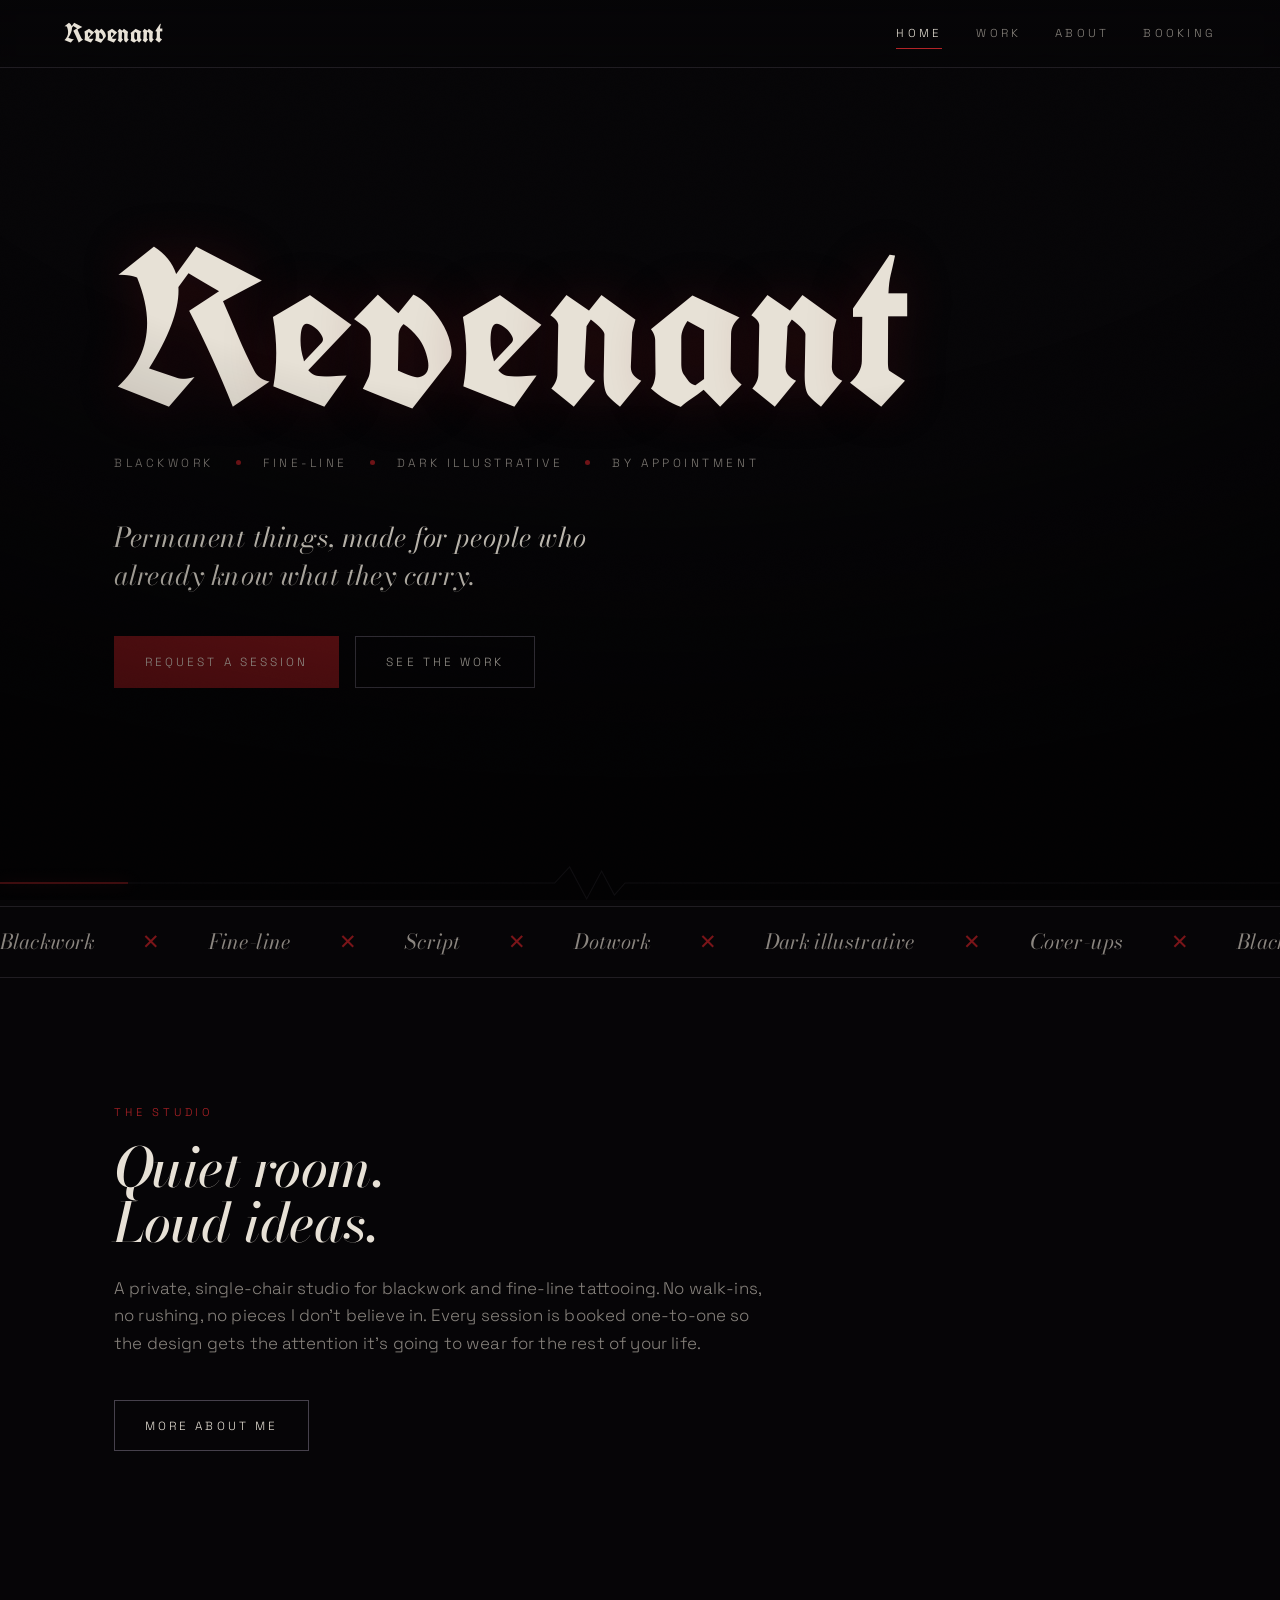
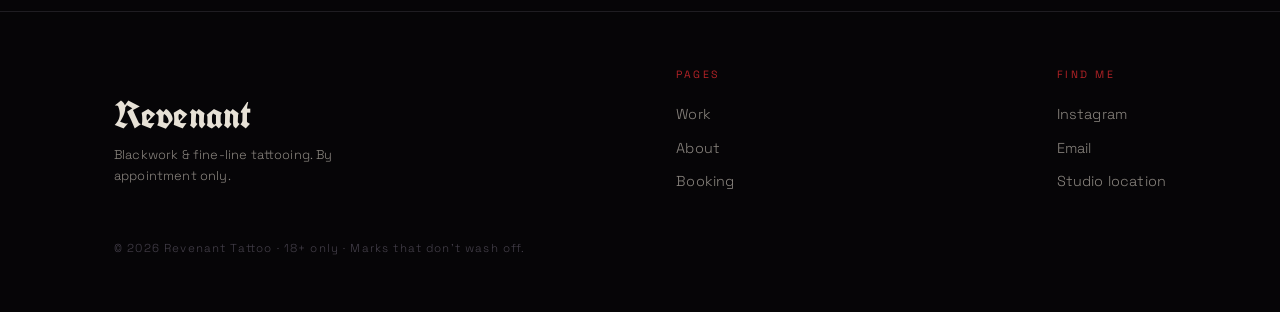
<file: index.html>
<!DOCTYPE html>
<html lang="en">
<head>
<meta charset="UTF-8">
<meta name="viewport" content="width=device-width, initial-scale=1.0">
<title>REVENANT — Tattoo</title>
<meta name="description" content="Blackwork, fine-line and dark illustrative tattooing. By appointment only.">
<link rel="preconnect" href="https://fonts.googleapis.com">
<link rel="preconnect" href="https://fonts.gstatic.com" crossorigin>
<link href="https://fonts.googleapis.com/css2?family=Bodoni+Moda:ital,opsz,wght@0,6..96,400;0,6..96,500;0,6..96,600;1,6..96,400;1,6..96,500&family=Space+Grotesk:wght@300;400;500;700&family=UnifrakturCook:wght@700&display=swap" rel="stylesheet">
<link rel="stylesheet" href="styles.css">
</head>
<body>

<!-- NAV -->
<nav class="nav">
  <a class="nav__mark" href="index.html">Revenant</a>
  <button class="nav__toggle" aria-label="Menu">
    <svg viewBox="0 0 24 24" fill="none" stroke="currentColor" stroke-width="1.4"><path d="M3 6h18M3 12h18M3 18h18"/></svg>
  </button>
  <div class="nav__links">
    <a class="nav__link" href="index.html">Home</a>
    <a class="nav__link" href="work.html">Work</a>
    <a class="nav__link" href="about.html">About</a>
    <a class="nav__link" href="booking.html">Booking</a>
  </div>
</nav>

<!-- HERO -->
<header class="hero wrap">
  <h1 class="hero__word">
    <span class="reveal">R</span><span class="reveal">e</span><span class="reveal">v</span><span class="reveal">e</span><span class="reveal">n</span><span class="reveal">a</span><span class="reveal">n</span><span class="reveal">t</span>
  </h1>
  <div class="hero__sub">
    <span>Blackwork</span><span class="dot"></span>
    <span>Fine-line</span><span class="dot"></span>
    <span>Dark illustrative</span><span class="dot"></span>
    <span>By appointment</span>
  </div>
  <p class="hero__manifesto">Permanent things, made for people who already know what they carry.</p>
  <div class="hero__cta">
    <a class="btn btn--solid" href="booking.html">Request a session</a>
    <a class="btn" href="work.html">See the work</a>
  </div>
</header>

<!-- FLATLINE -->
<div class="flatline" aria-hidden="true">
  <svg viewBox="0 0 1200 46" preserveAspectRatio="none">
    <path class="base" d="M0 23 H520 l14 -16 l16 32 l14 -28 l12 24 l10 -12 H1200"/>
    <path class="pulse" d="M0 23 H520 l14 -16 l16 32 l14 -28 l12 24 l10 -12 H1200"/>
  </svg>
</div>

<!-- STYLE MARQUEE -->
<div class="marquee" aria-hidden="true">
  <div class="marquee__track">
    <span>Blackwork</span><span class="x">✕</span><span>Fine-line</span><span class="x">✕</span><span>Script</span><span class="x">✕</span><span>Dotwork</span><span class="x">✕</span><span>Dark illustrative</span><span class="x">✕</span><span>Cover-ups</span><span class="x">✕</span>
    <span>Blackwork</span><span class="x">✕</span><span>Fine-line</span><span class="x">✕</span><span>Script</span><span class="x">✕</span><span>Dotwork</span><span class="x">✕</span><span>Dark illustrative</span><span class="x">✕</span><span>Cover-ups</span><span class="x">✕</span>
  </div>
</div>

<!-- INTRO STRIP -->
<section class="section wrap">
  <div class="r">
    <span class="eyebrow">The studio</span>
    <h2 class="section-title">Quiet room.<br>Loud ideas.</h2>
    <p class="lead">A private, single-chair studio for blackwork and fine-line tattooing. No walk-ins, no rushing, no pieces I don't believe in. Every session is booked one-to-one so the design gets the attention it's going to wear for the rest of your life.</p>
    <div class="hero__cta">
      <a class="btn" href="about.html">More about me</a>
    </div>
  </div>
</section>

<!-- FOOTER -->
<footer class="footer">
  <div class="wrap footer__grid">
    <div>
      <div class="footer__mark">Revenant</div>
      <p class="footer__tag">Blackwork &amp; fine-line tattooing. By appointment only.</p>
    </div>
    <div class="footer__col">
      <h4>Pages</h4>
      <a href="work.html">Work</a>
      <a href="about.html">About</a>
      <a href="booking.html">Booking</a>
    </div>
    <div class="footer__col">
      <h4>Find me</h4>
      <a href="#">Instagram</a>
      <a href="#">Email</a>
      <a href="#">Studio location</a>
    </div>
  </div>
  <div class="wrap footer__legal">© <span id="yr"></span> Revenant Tattoo · 18+ only · Marks that don't wash off.</div>
</footer>

<script>document.getElementById('yr').textContent = new Date().getFullYear();</script>
<script src="main.js"></script>
</body>
</html>
</file>
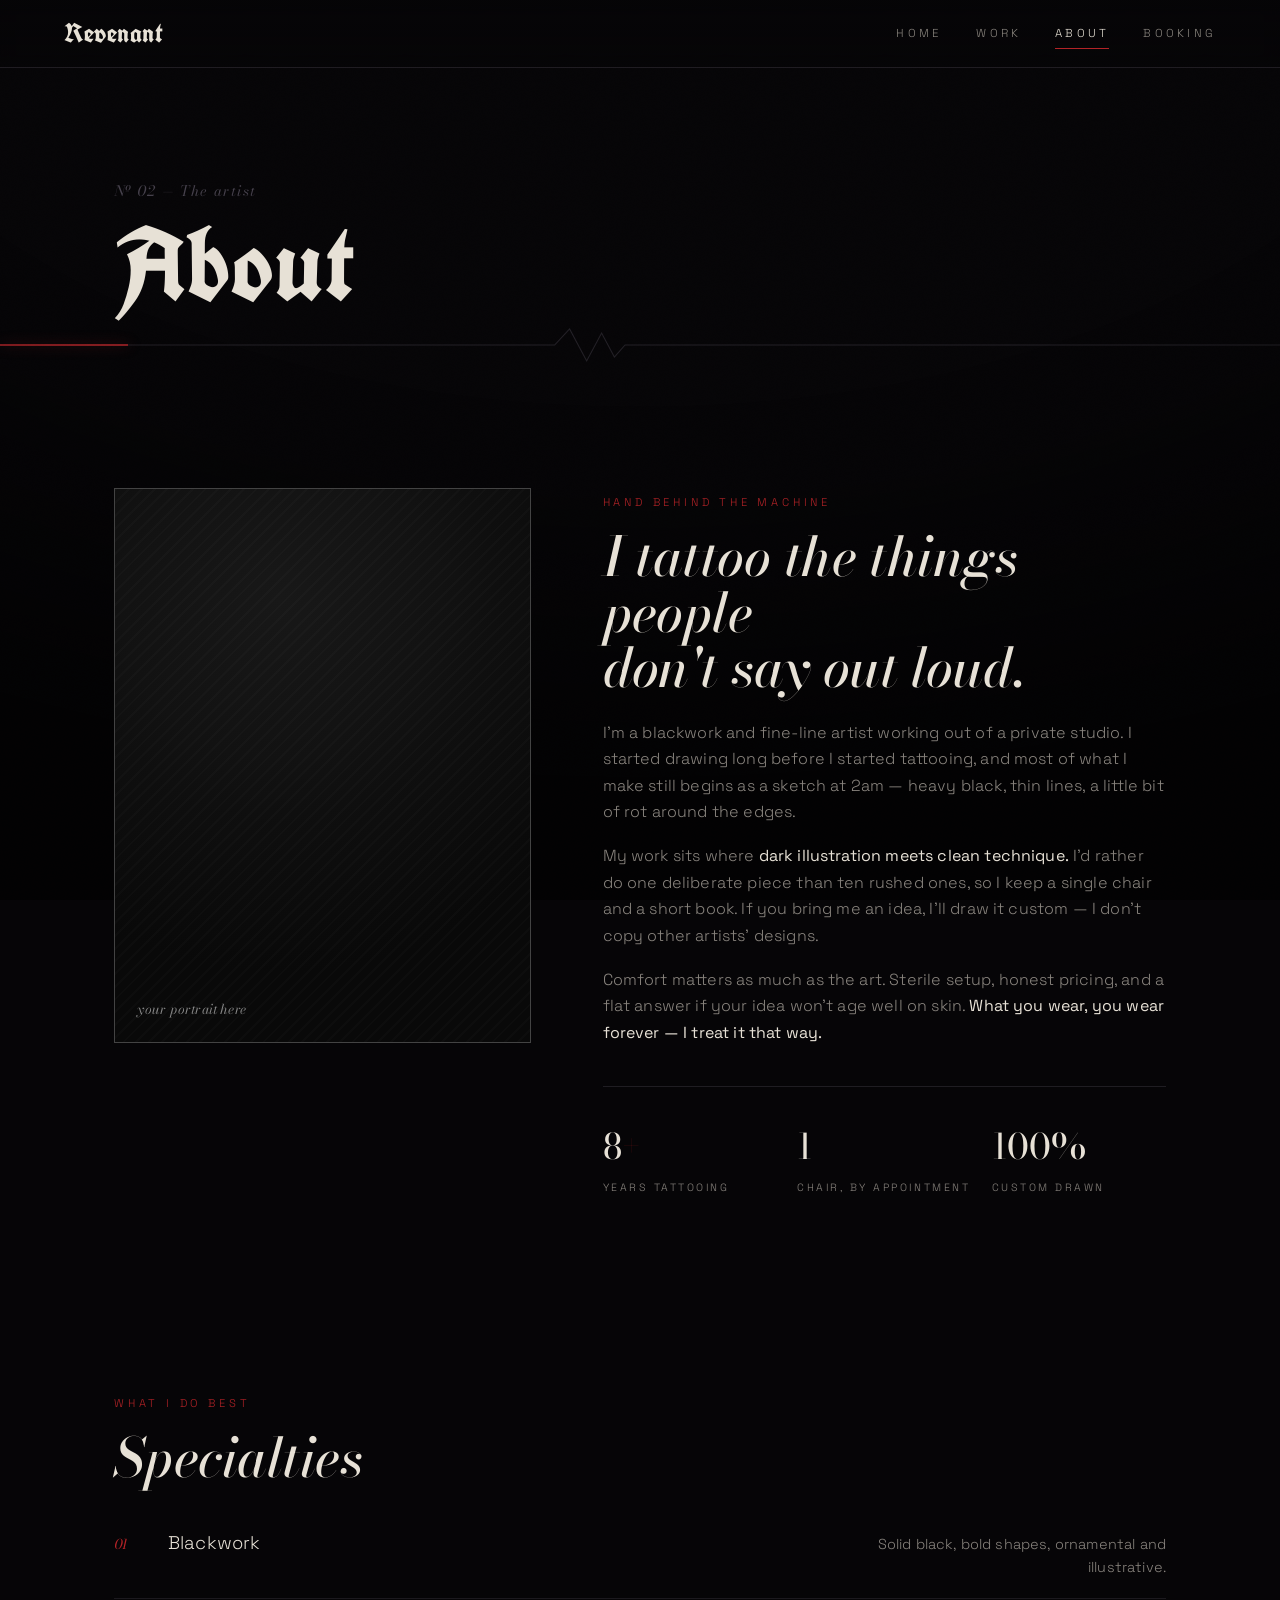
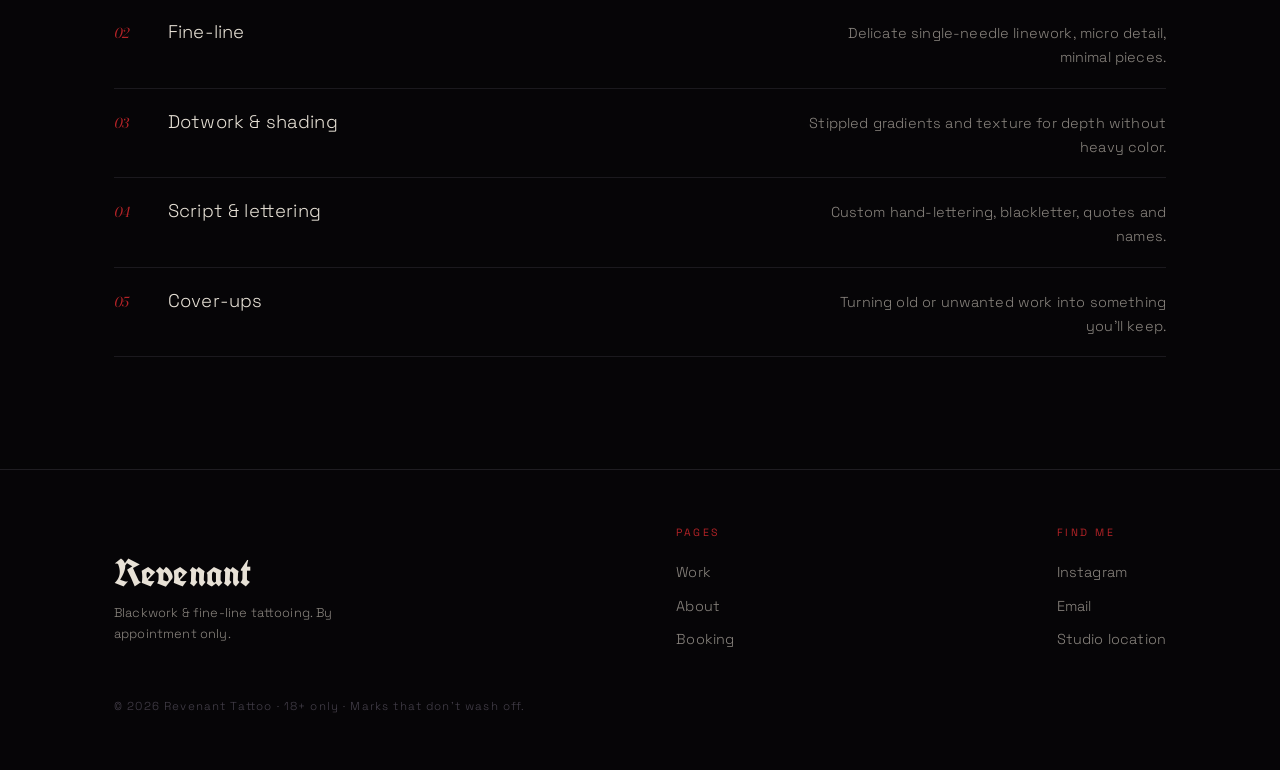
<file: about.html>
<!DOCTYPE html>
<html lang="en">
<head>
<meta charset="UTF-8">
<meta name="viewport" content="width=device-width, initial-scale=1.0">
<title>About — REVENANT</title>
<meta name="description" content="About the artist behind Revenant — blackwork and fine-line tattooing.">
<link rel="preconnect" href="https://fonts.googleapis.com">
<link rel="preconnect" href="https://fonts.gstatic.com" crossorigin>
<link href="https://fonts.googleapis.com/css2?family=Bodoni+Moda:ital,opsz,wght@0,6..96,400;0,6..96,500;0,6..96,600;1,6..96,400;1,6..96,500&family=Space+Grotesk:wght@300;400;500;700&family=UnifrakturCook:wght@700&display=swap" rel="stylesheet">
<link rel="stylesheet" href="styles.css">
</head>
<body>

<nav class="nav">
  <a class="nav__mark" href="index.html">Revenant</a>
  <button class="nav__toggle" aria-label="Menu">
    <svg viewBox="0 0 24 24" fill="none" stroke="currentColor" stroke-width="1.4"><path d="M3 6h18M3 12h18M3 18h18"/></svg>
  </button>
  <div class="nav__links">
    <a class="nav__link" href="index.html">Home</a>
    <a class="nav__link" href="work.html">Work</a>
    <a class="nav__link" href="about.html">About</a>
    <a class="nav__link" href="booking.html">Booking</a>
  </div>
</nav>

<header class="pagehead wrap">
  <span class="pagehead__index">№ 02 — The artist</span>
  <h1 class="pagehead__title">About</h1>
</header>

<div class="flatline" aria-hidden="true">
  <svg viewBox="0 0 1200 46" preserveAspectRatio="none">
    <path class="base" d="M0 23 H520 l14 -16 l16 32 l14 -28 l12 24 l10 -12 H1200"/>
    <path class="pulse" d="M0 23 H520 l14 -16 l16 32 l14 -28 l12 24 l10 -12 H1200"/>
  </svg>
</div>

<section class="section wrap">
  <div class="about-grid">
    <div class="portrait r"><span>your portrait here</span></div>
    <div class="bio r">
      <span class="eyebrow">Hand behind the machine</span>
      <h2 class="section-title">I tattoo the things people<br>don't say out loud.</h2>
      <p>I'm a blackwork and fine-line artist working out of a private studio. I started drawing long before I started tattooing, and most of what I make still begins as a sketch at 2am — heavy black, thin lines, a little bit of rot around the edges.</p>
      <p>My work sits where <strong>dark illustration meets clean technique.</strong> I'd rather do one deliberate piece than ten rushed ones, so I keep a single chair and a short book. If you bring me an idea, I'll draw it custom — I don't copy other artists' designs.</p>
      <p>Comfort matters as much as the art. Sterile setup, honest pricing, and a flat answer if your idea won't age well on skin. <strong>What you wear, you wear forever — I treat it that way.</strong></p>
      <div class="stats">
        <div><div class="stat__n">8<span style="color:var(--oxblood)">+</span></div><div class="stat__l">Years tattooing</div></div>
        <div><div class="stat__n">1</div><div class="stat__l">Chair, by appointment</div></div>
        <div><div class="stat__n">100%</div><div class="stat__l">Custom drawn</div></div>
      </div>
    </div>
  </div>
</section>

<section class="section section--tight wrap">
  <span class="eyebrow r">What I do best</span>
  <h2 class="section-title r">Specialties</h2>
  <ul class="specialties r">
    <li><span class="n">01</span><span class="t">Blackwork</span><span class="d">Solid black, bold shapes, ornamental and illustrative.</span></li>
    <li><span class="n">02</span><span class="t">Fine-line</span><span class="d">Delicate single-needle linework, micro detail, minimal pieces.</span></li>
    <li><span class="n">03</span><span class="t">Dotwork &amp; shading</span><span class="d">Stippled gradients and texture for depth without heavy color.</span></li>
    <li><span class="n">04</span><span class="t">Script &amp; lettering</span><span class="d">Custom hand-lettering, blackletter, quotes and names.</span></li>
    <li><span class="n">05</span><span class="t">Cover-ups</span><span class="d">Turning old or unwanted work into something you'll keep.</span></li>
  </ul>
</section>

<footer class="footer">
  <div class="wrap footer__grid">
    <div>
      <div class="footer__mark">Revenant</div>
      <p class="footer__tag">Blackwork &amp; fine-line tattooing. By appointment only.</p>
    </div>
    <div class="footer__col">
      <h4>Pages</h4>
      <a href="work.html">Work</a>
      <a href="about.html">About</a>
      <a href="booking.html">Booking</a>
    </div>
    <div class="footer__col">
      <h4>Find me</h4>
      <a href="#">Instagram</a>
      <a href="#">Email</a>
      <a href="#">Studio location</a>
    </div>
  </div>
  <div class="wrap footer__legal">© <span id="yr"></span> Revenant Tattoo · 18+ only · Marks that don't wash off.</div>
</footer>

<script>document.getElementById('yr').textContent = new Date().getFullYear();</script>
<script src="main.js"></script>
</body>
</html>
</file>
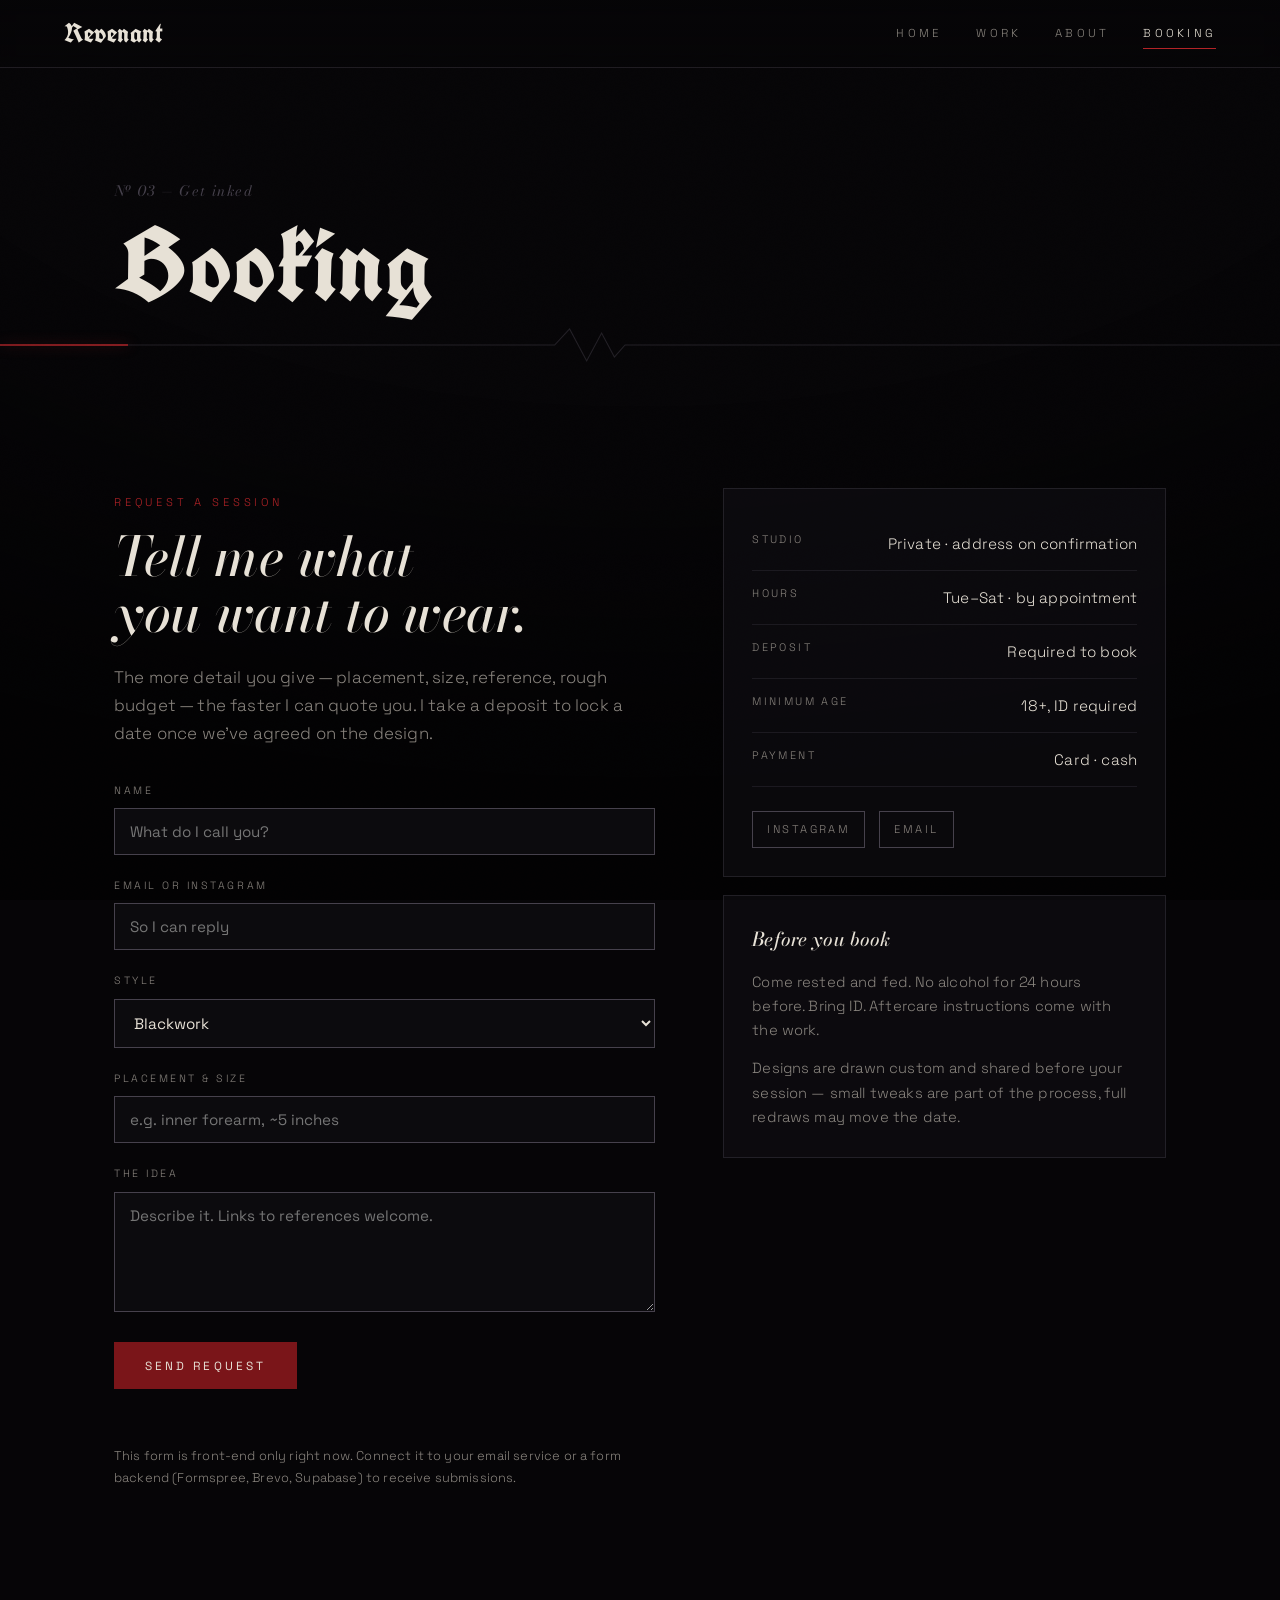
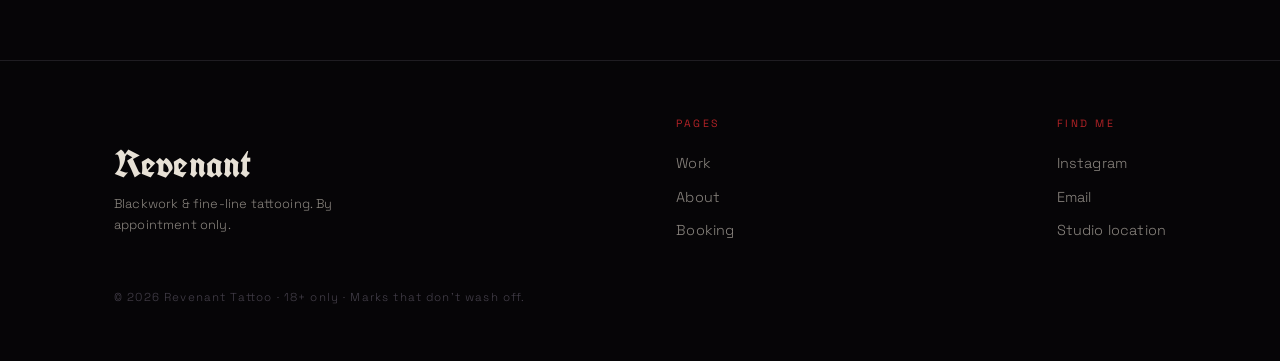
<file: booking.html>
<!DOCTYPE html>
<html lang="en">
<head>
<meta charset="UTF-8">
<meta name="viewport" content="width=device-width, initial-scale=1.0">
<title>Booking — REVENANT</title>
<meta name="description" content="Request a tattoo session at Revenant. By appointment only.">
<link rel="preconnect" href="https://fonts.googleapis.com">
<link rel="preconnect" href="https://fonts.gstatic.com" crossorigin>
<link href="https://fonts.googleapis.com/css2?family=Bodoni+Moda:ital,opsz,wght@0,6..96,400;0,6..96,500;0,6..96,600;1,6..96,400;1,6..96,500&family=Space+Grotesk:wght@300;400;500;700&family=UnifrakturCook:wght@700&display=swap" rel="stylesheet">
<link rel="stylesheet" href="styles.css">
</head>
<body>

<nav class="nav">
  <a class="nav__mark" href="index.html">Revenant</a>
  <button class="nav__toggle" aria-label="Menu">
    <svg viewBox="0 0 24 24" fill="none" stroke="currentColor" stroke-width="1.4"><path d="M3 6h18M3 12h18M3 18h18"/></svg>
  </button>
  <div class="nav__links">
    <a class="nav__link" href="index.html">Home</a>
    <a class="nav__link" href="work.html">Work</a>
    <a class="nav__link" href="about.html">About</a>
    <a class="nav__link" href="booking.html">Booking</a>
  </div>
</nav>

<header class="pagehead wrap">
  <span class="pagehead__index">№ 03 — Get inked</span>
  <h1 class="pagehead__title">Booking</h1>
</header>

<div class="flatline" aria-hidden="true">
  <svg viewBox="0 0 1200 46" preserveAspectRatio="none">
    <path class="base" d="M0 23 H520 l14 -16 l16 32 l14 -28 l12 24 l10 -12 H1200"/>
    <path class="pulse" d="M0 23 H520 l14 -16 l16 32 l14 -28 l12 24 l10 -12 H1200"/>
  </svg>
</div>

<section class="section wrap">
  <div class="booking-grid">

    <div class="r">
      <span class="eyebrow">Request a session</span>
      <h2 class="section-title">Tell me what<br>you want to wear.</h2>
      <p class="lead" style="margin-bottom:34px;">The more detail you give — placement, size, reference, rough budget — the faster I can quote you. I take a deposit to lock a date once we've agreed on the design.</p>

      <form id="booking-form">
        <div class="field">
          <label for="name">Name</label>
          <input id="name" name="name" type="text" placeholder="What do I call you?">
        </div>
        <div class="field">
          <label for="contact">Email or Instagram</label>
          <input id="contact" name="contact" type="text" placeholder="So I can reply">
        </div>
        <div class="field">
          <label for="style">Style</label>
          <select id="style" name="style">
            <option>Blackwork</option>
            <option>Fine-line</option>
            <option>Dotwork &amp; shading</option>
            <option>Script / lettering</option>
            <option>Cover-up</option>
            <option>Not sure yet</option>
          </select>
        </div>
        <div class="field">
          <label for="place">Placement &amp; size</label>
          <input id="place" name="place" type="text" placeholder="e.g. inner forearm, ~5 inches">
        </div>
        <div class="field">
          <label for="idea">The idea</label>
          <textarea id="idea" name="idea" placeholder="Describe it. Links to references welcome."></textarea>
        </div>
        <button type="button" class="btn btn--solid">Send request</button>
        <p class="form-status" role="status"></p>
        <p class="form-note">This form is front-end only right now. Connect it to your email service or a form backend (Formspree, Brevo, Supabase) to receive submissions.</p>
      </form>
    </div>

    <aside class="r">
      <div class="info-block">
        <div class="info-row"><span class="k">Studio</span><span class="v">Private · address on confirmation</span></div>
        <div class="info-row"><span class="k">Hours</span><span class="v">Tue–Sat · by appointment</span></div>
        <div class="info-row"><span class="k">Deposit</span><span class="v">Required to book</span></div>
        <div class="info-row"><span class="k">Minimum age</span><span class="v">18+, ID required</span></div>
        <div class="info-row"><span class="k">Payment</span><span class="v">Card · cash</span></div>
        <div class="socials">
          <a href="#">Instagram</a>
          <a href="#">Email</a>
        </div>
      </div>

      <div class="info-block" style="margin-top:18px;">
        <h4 style="font-family:var(--serif);font-style:italic;font-weight:500;color:var(--bone);margin:0 0 14px;font-size:1.2rem;">Before you book</h4>
        <p style="color:var(--ash);font-size:0.92rem;margin:0 0 14px;">Come rested and fed. No alcohol for 24 hours before. Bring ID. Aftercare instructions come with the work.</p>
        <p style="color:var(--ash);font-size:0.92rem;margin:0;">Designs are drawn custom and shared before your session — small tweaks are part of the process, full redraws may move the date.</p>
      </div>
    </aside>

  </div>
</section>

<footer class="footer">
  <div class="wrap footer__grid">
    <div>
      <div class="footer__mark">Revenant</div>
      <p class="footer__tag">Blackwork &amp; fine-line tattooing. By appointment only.</p>
    </div>
    <div class="footer__col">
      <h4>Pages</h4>
      <a href="work.html">Work</a>
      <a href="about.html">About</a>
      <a href="booking.html">Booking</a>
    </div>
    <div class="footer__col">
      <h4>Find me</h4>
      <a href="#">Instagram</a>
      <a href="#">Email</a>
      <a href="#">Studio location</a>
    </div>
  </div>
  <div class="wrap footer__legal">© <span id="yr"></span> Revenant Tattoo · 18+ only · Marks that don't wash off.</div>
</footer>

<script>document.getElementById('yr').textContent = new Date().getFullYear();</script>
<script src="main.js"></script>
</body>
</html>
</file>
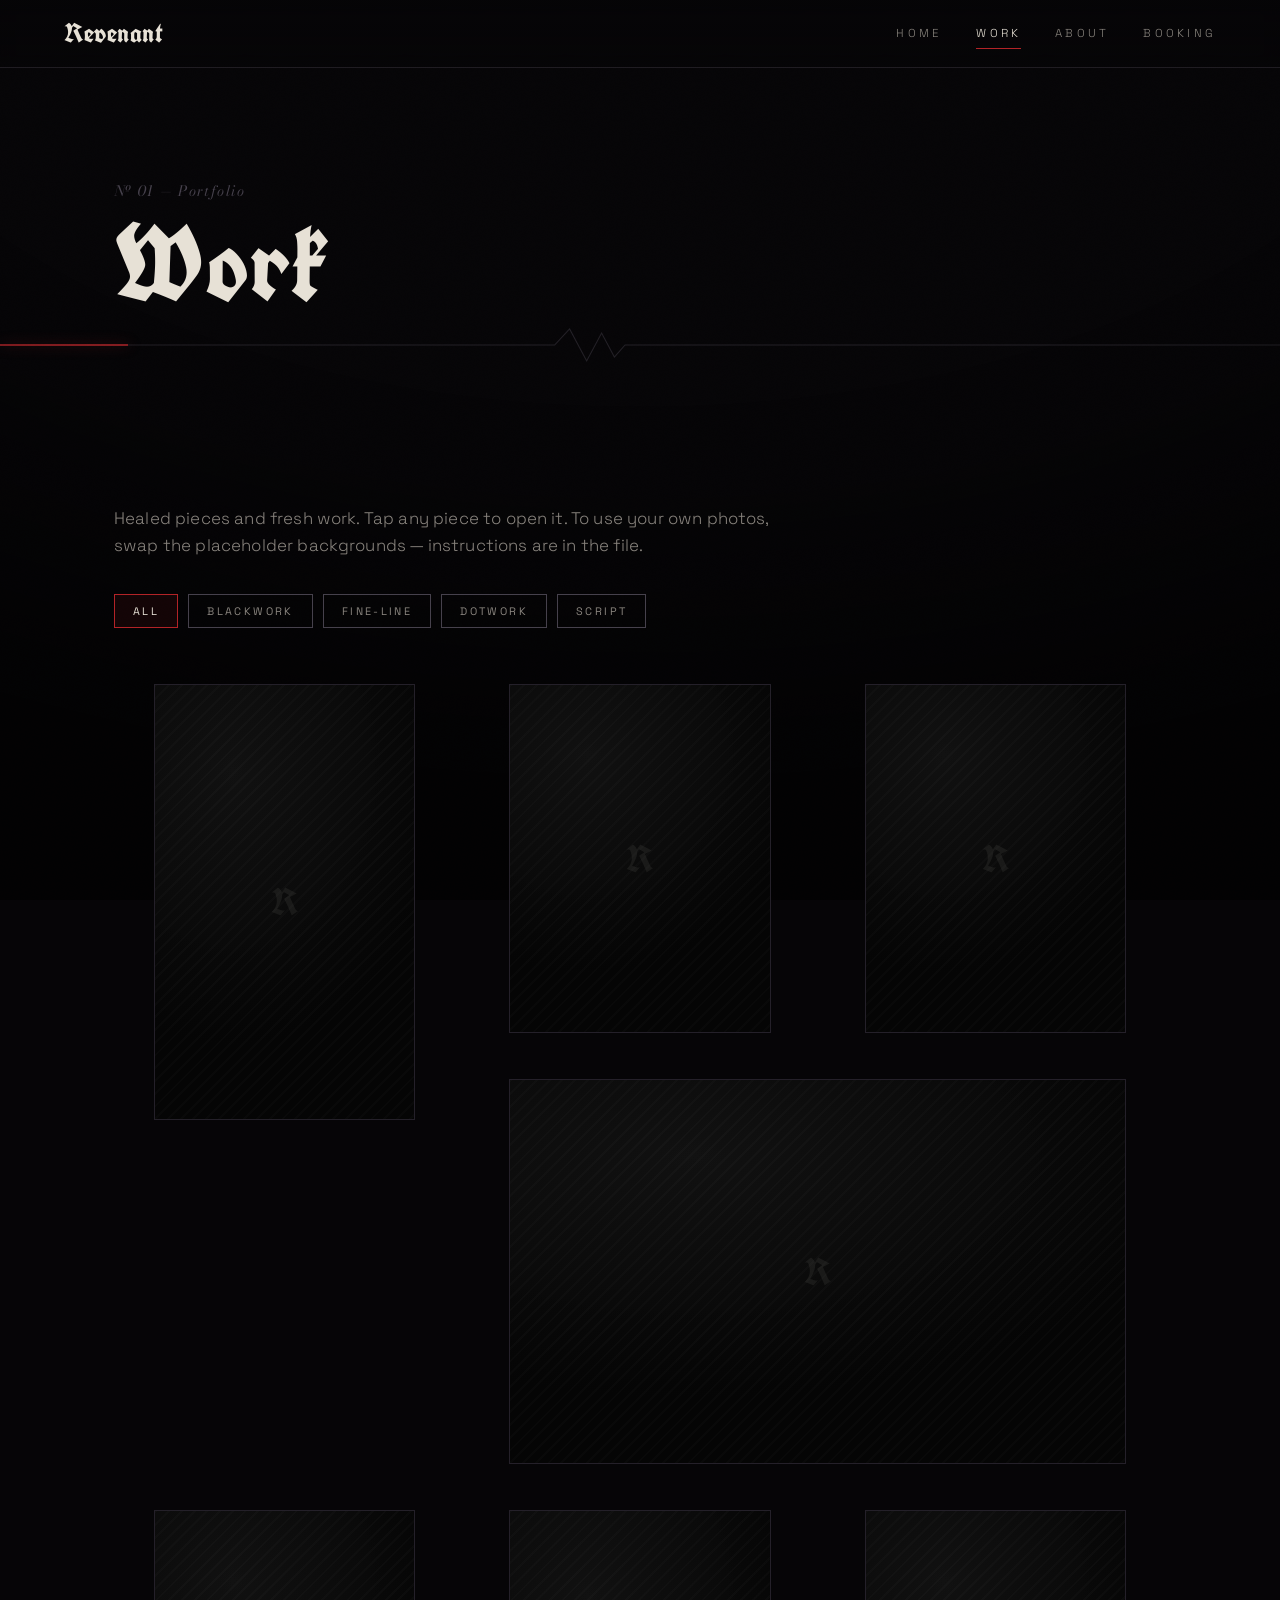
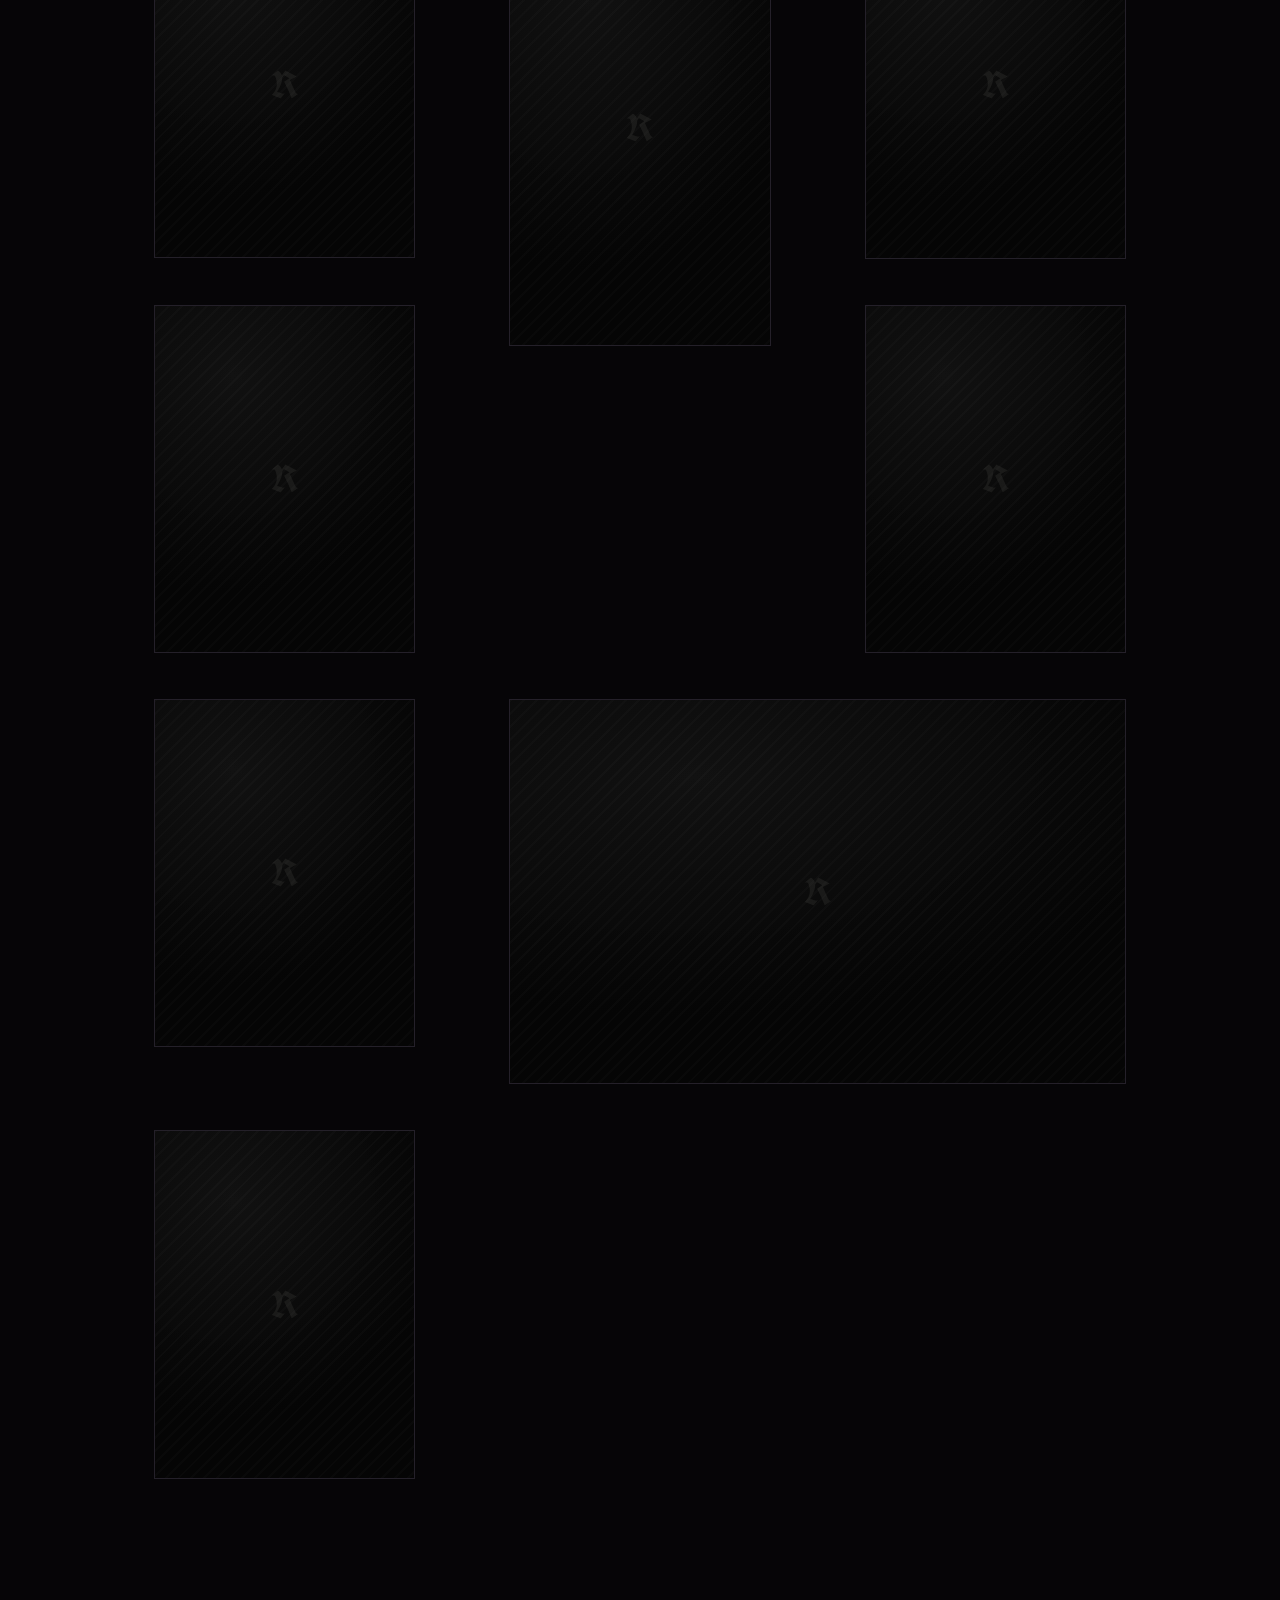
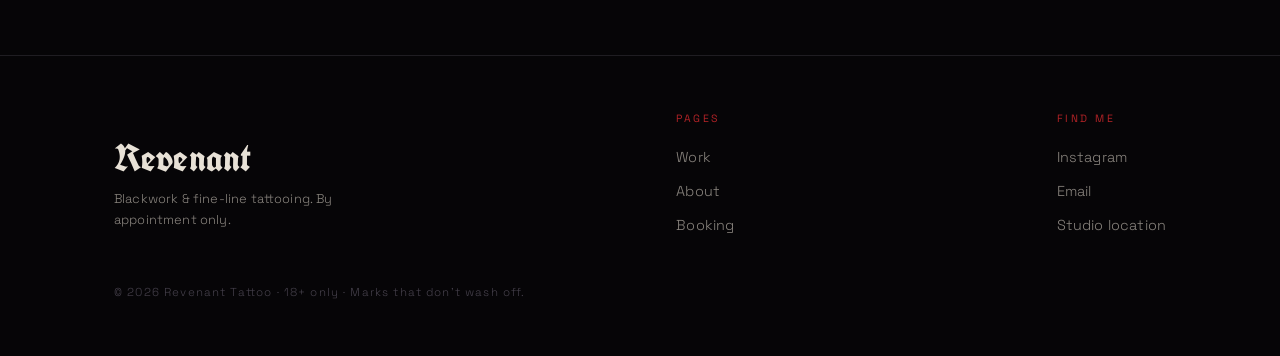
<file: work.html>
<!DOCTYPE html>
<html lang="en">
<head>
<meta charset="UTF-8">
<meta name="viewport" content="width=device-width, initial-scale=1.0">
<title>Work — REVENANT</title>
<meta name="description" content="Tattoo portfolio: blackwork, fine-line, dotwork and dark illustrative pieces.">
<link rel="preconnect" href="https://fonts.googleapis.com">
<link rel="preconnect" href="https://fonts.gstatic.com" crossorigin>
<link href="https://fonts.googleapis.com/css2?family=Bodoni+Moda:ital,opsz,wght@0,6..96,400;0,6..96,500;0,6..96,600;1,6..96,400;1,6..96,500&family=Space+Grotesk:wght@300;400;500;700&family=UnifrakturCook:wght@700&display=swap" rel="stylesheet">
<link rel="stylesheet" href="styles.css">
</head>
<body>

<nav class="nav">
  <a class="nav__mark" href="index.html">Revenant</a>
  <button class="nav__toggle" aria-label="Menu">
    <svg viewBox="0 0 24 24" fill="none" stroke="currentColor" stroke-width="1.4"><path d="M3 6h18M3 12h18M3 18h18"/></svg>
  </button>
  <div class="nav__links">
    <a class="nav__link" href="index.html">Home</a>
    <a class="nav__link" href="work.html">Work</a>
    <a class="nav__link" href="about.html">About</a>
    <a class="nav__link" href="booking.html">Booking</a>
  </div>
</nav>

<header class="pagehead wrap">
  <span class="pagehead__index">№ 01 — Portfolio</span>
  <h1 class="pagehead__title">Work</h1>
</header>

<div class="flatline" aria-hidden="true">
  <svg viewBox="0 0 1200 46" preserveAspectRatio="none">
    <path class="base" d="M0 23 H520 l14 -16 l16 32 l14 -28 l12 24 l10 -12 H1200"/>
    <path class="pulse" d="M0 23 H520 l14 -16 l16 32 l14 -28 l12 24 l10 -12 H1200"/>
  </svg>
</div>

<section class="section wrap">
  <p class="lead r">Healed pieces and fresh work. Tap any piece to open it. To use your own photos, swap the placeholder backgrounds — instructions are in the file.</p>

  <div class="filters r">
    <button class="filter" data-filter="all" aria-pressed="true">All</button>
    <button class="filter" data-filter="blackwork" aria-pressed="false">Blackwork</button>
    <button class="filter" data-filter="fineline" aria-pressed="false">Fine-line</button>
    <button class="filter" data-filter="dotwork" aria-pressed="false">Dotwork</button>
    <button class="filter" data-filter="script" aria-pressed="false">Script</button>
  </div>

  <!-- GALLERY -------------------------------------------------
       To use a real photo, replace:
         <div class="tile__img"></div>
       with:
         <img class="tile__img" src="img/your-photo.jpg" alt="...">
       Keep data-style on the <figure> so filtering still works.
  -->
  <div class="gallery">
    <figure class="tile tall" data-style="blackwork">
      <div class="tile__img"></div><div class="tile__ph">R</div>
      <figcaption class="tile__meta"><div class="tile__no">№ 001</div><div class="tile__style">Blackwork · Forearm</div></figcaption>
    </figure>
    <figure class="tile" data-style="fineline">
      <div class="tile__img"></div><div class="tile__ph">R</div>
      <figcaption class="tile__meta"><div class="tile__no">№ 002</div><div class="tile__style">Fine-line · Sternum</div></figcaption>
    </figure>
    <figure class="tile" data-style="dotwork">
      <div class="tile__img"></div><div class="tile__ph">R</div>
      <figcaption class="tile__meta"><div class="tile__no">№ 003</div><div class="tile__style">Dotwork · Spine</div></figcaption>
    </figure>
    <figure class="tile wide" data-style="blackwork">
      <div class="tile__img"></div><div class="tile__ph">R</div>
      <figcaption class="tile__meta"><div class="tile__no">№ 004</div><div class="tile__style">Blackwork · Full sleeve</div></figcaption>
    </figure>
    <figure class="tile" data-style="script">
      <div class="tile__img"></div><div class="tile__ph">R</div>
      <figcaption class="tile__meta"><div class="tile__no">№ 005</div><div class="tile__style">Script · Collarbone</div></figcaption>
    </figure>
    <figure class="tile tall" data-style="fineline">
      <div class="tile__img"></div><div class="tile__ph">R</div>
      <figcaption class="tile__meta"><div class="tile__no">№ 006</div><div class="tile__style">Fine-line · Thigh</div></figcaption>
    </figure>
    <figure class="tile" data-style="dotwork">
      <div class="tile__img"></div><div class="tile__ph">R</div>
      <figcaption class="tile__meta"><div class="tile__no">№ 007</div><div class="tile__style">Dotwork · Hand</div></figcaption>
    </figure>
    <figure class="tile" data-style="blackwork">
      <div class="tile__img"></div><div class="tile__ph">R</div>
      <figcaption class="tile__meta"><div class="tile__no">№ 008</div><div class="tile__style">Blackwork · Calf</div></figcaption>
    </figure>
    <figure class="tile" data-style="script">
      <div class="tile__img"></div><div class="tile__ph">R</div>
      <figcaption class="tile__meta"><div class="tile__no">№ 009</div><div class="tile__style">Script · Ribcage</div></figcaption>
    </figure>
    <figure class="tile" data-style="fineline">
      <div class="tile__img"></div><div class="tile__ph">R</div>
      <figcaption class="tile__meta"><div class="tile__no">№ 010</div><div class="tile__style">Fine-line · Ankle</div></figcaption>
    </figure>
    <figure class="tile wide" data-style="dotwork">
      <div class="tile__img"></div><div class="tile__ph">R</div>
      <figcaption class="tile__meta"><div class="tile__no">№ 011</div><div class="tile__style">Dotwork · Back panel</div></figcaption>
    </figure>
    <figure class="tile" data-style="blackwork">
      <div class="tile__img"></div><div class="tile__ph">R</div>
      <figcaption class="tile__meta"><div class="tile__no">№ 012</div><div class="tile__style">Blackwork · Bicep</div></figcaption>
    </figure>
  </div>
</section>

<!-- lightbox -->
<div class="lightbox" aria-hidden="true">
  <button class="lightbox__close" aria-label="Close">×</button>
  <div class="lightbox__inner">
    <div class="tile__img"></div>
    <div class="lightbox__cap"></div>
  </div>
</div>

<footer class="footer">
  <div class="wrap footer__grid">
    <div>
      <div class="footer__mark">Revenant</div>
      <p class="footer__tag">Blackwork &amp; fine-line tattooing. By appointment only.</p>
    </div>
    <div class="footer__col">
      <h4>Pages</h4>
      <a href="work.html">Work</a>
      <a href="about.html">About</a>
      <a href="booking.html">Booking</a>
    </div>
    <div class="footer__col">
      <h4>Find me</h4>
      <a href="#">Instagram</a>
      <a href="#">Email</a>
      <a href="#">Studio location</a>
    </div>
  </div>
  <div class="wrap footer__legal">© <span id="yr"></span> Revenant Tattoo · 18+ only · Marks that don't wash off.</div>
</footer>

<script>document.getElementById('yr').textContent = new Date().getFullYear();</script>
<script src="main.js"></script>
</body>
</html>
</file>
<file: styles.css>
/* ============================================================
   REVENANT — shared styles
   Swap the brand name everywhere it says "Revenant" / "REVENANT".
   ============================================================ */

:root{
  /* palette */
  --void:#060507;          /* page background, near-black */
  --ink:#0c0b0e;           /* deep panels */
  --panel:#131017;         /* raised surfaces, faint bruise-black */
  --bone:#e7e1d6;          /* primary text, aged paper */
  --ash:#8a857f;           /* muted text */
  --smoke:#46414c;         /* hairlines, borders (violet tint) */
  --oxblood:#7a1519;       /* primary accent, dried blood */
  --oxblood-lit:#b32327;   /* hover / active accent */
  --bruise:#3b2a4a;        /* secondary accent, violet */

  /* type */
  --fraktur:'UnifrakturCook', serif;
  --serif:'Bodoni Moda', Georgia, serif;
  --sans:'Space Grotesk', system-ui, sans-serif;

  /* scale */
  --maxw:1180px;
  --gutter:clamp(20px, 5vw, 64px);
}

*{ box-sizing:border-box; }

html{ scroll-behavior:smooth; }

body{
  margin:0;
  background:var(--void);
  color:var(--bone);
  font-family:var(--sans);
  font-weight:300;
  line-height:1.65;
  -webkit-font-smoothing:antialiased;
  letter-spacing:0.01em;
  overflow-x:hidden;
}

/* film grain + vignette — pure CSS, no external assets ------- */
body::before{
  content:"";
  position:fixed; inset:0; z-index:1; pointer-events:none;
  background-image:url("data:image/svg+xml,%3Csvg xmlns='http://www.w3.org/2000/svg' width='160' height='160'%3E%3Cfilter id='n'%3E%3CfeTurbulence type='fractalNoise' baseFrequency='0.85' numOctaves='2' stitchTiles='stitch'/%3E%3C/filter%3E%3Crect width='100%25' height='100%25' filter='url(%23n)' opacity='0.5'/%3E%3C/svg%3E");
  opacity:0.045; mix-blend-mode:overlay;
}
body::after{
  content:"";
  position:fixed; inset:0; z-index:1; pointer-events:none;
  background:radial-gradient(120% 100% at 50% -10%, transparent 55%, rgba(0,0,0,0.55) 100%);
}

a{ color:inherit; text-decoration:none; }
img{ max-width:100%; display:block; }

.wrap{ max-width:var(--maxw); margin:0 auto; padding-inline:var(--gutter); }

/* ---- selection ---- */
::selection{ background:var(--oxblood); color:var(--bone); }

/* ============================================================
   NAV
   ============================================================ */
.nav{
  position:sticky; top:0; z-index:50;
  display:flex; align-items:center; justify-content:space-between;
  padding:18px var(--gutter);
  backdrop-filter:blur(8px);
  background:linear-gradient(to bottom, rgba(6,5,7,0.92), rgba(6,5,7,0.55));
  border-bottom:1px solid rgba(70,65,76,0.4);
}
.nav__mark{
  font-family:var(--fraktur);
  font-size:1.7rem; line-height:1; color:var(--bone);
  letter-spacing:0.02em;
}
.nav__links{ display:flex; gap:clamp(14px,3vw,34px); align-items:center; }
.nav__link{
  font-size:0.72rem; text-transform:uppercase; letter-spacing:0.28em;
  color:var(--ash); position:relative; padding:6px 0;
  transition:color .35s ease;
}
.nav__link:hover{ color:var(--bone); }
.nav__link[aria-current="page"]{ color:var(--bone); }
.nav__link::after{
  content:""; position:absolute; left:0; bottom:0; height:1px; width:0;
  background:var(--oxblood-lit); transition:width .35s ease;
}
.nav__link:hover::after,
.nav__link[aria-current="page"]::after{ width:100%; }

.nav__toggle{ display:none; background:none; border:0; color:var(--bone); cursor:pointer; padding:6px; }
.nav__toggle svg{ width:24px; height:24px; }

/* ============================================================
   FLATLINE DIVIDER (signature motif)
   ============================================================ */
.flatline{ width:100%; height:46px; color:var(--smoke); position:relative; overflow:hidden; }
.flatline svg{ width:100%; height:100%; display:block; }
.flatline .pulse{
  fill:none; stroke:var(--oxblood-lit); stroke-width:1.6;
  stroke-dasharray:120 2000; stroke-dashoffset:2120;
  filter:drop-shadow(0 0 6px rgba(179,35,39,0.55));
  animation:flat 7s linear infinite;
}
.flatline .base{ fill:none; stroke:currentColor; stroke-width:1; opacity:0.45; }
@keyframes flat{ to{ stroke-dashoffset:-120; } }

/* ============================================================
   TYPE HELPERS
   ============================================================ */
.eyebrow{
  font-size:0.7rem; text-transform:uppercase; letter-spacing:0.34em;
  color:var(--oxblood-lit); display:inline-block; margin-bottom:18px;
}
.section-title{
  font-family:var(--serif); font-weight:500; font-style:italic;
  font-size:clamp(2rem, 5vw, 3.4rem); line-height:1.02;
  letter-spacing:-0.01em; margin:0 0 24px;
}
.lead{ color:var(--ash); font-size:1.05rem; max-width:60ch; }

/* ============================================================
   HERO (home)
   ============================================================ */
.hero{
  position:relative; min-height:88vh;
  display:flex; flex-direction:column; justify-content:center;
  padding-block:80px;
}
.hero__word{
  font-family:var(--fraktur);
  font-size:clamp(4rem, 17vw, 15rem);
  line-height:0.82; letter-spacing:0.01em;
  margin:0; color:var(--bone);
  text-shadow:0 0 50px rgba(122,21,25,0.25);
}
.hero__word .reveal{ display:inline-block; opacity:0; transform:translateY(0.3em); animation:rise .9s cubic-bezier(.2,.7,.2,1) forwards; }
@keyframes rise{ to{ opacity:1; transform:none; } }
.hero__sub{
  display:flex; flex-wrap:wrap; align-items:center; gap:14px 22px;
  margin-top:34px; color:var(--ash);
  font-size:0.74rem; text-transform:uppercase; letter-spacing:0.3em;
}
.hero__sub .dot{ width:5px; height:5px; border-radius:50%; background:var(--oxblood); display:inline-block; }
.hero__manifesto{
  font-family:var(--serif); font-style:italic; font-weight:400;
  font-size:clamp(1.2rem, 2.4vw, 1.7rem); color:var(--bone);
  max-width:32ch; margin:46px 0 0; line-height:1.4;
}
.hero__cta{ display:flex; gap:16px; margin-top:42px; flex-wrap:wrap; }

/* buttons */
.btn{
  font-family:var(--sans); font-size:0.74rem; text-transform:uppercase;
  letter-spacing:0.26em; padding:15px 30px; border:1px solid var(--smoke);
  color:var(--bone); background:transparent; cursor:pointer;
  transition:border-color .3s ease, color .3s ease, background .3s ease;
}
.btn:hover{ border-color:var(--oxblood-lit); color:var(--bone); background:rgba(122,21,25,0.12); }
.btn--solid{ background:var(--oxblood); border-color:var(--oxblood); }
.btn--solid:hover{ background:var(--oxblood-lit); border-color:var(--oxblood-lit); }

/* ============================================================
   GENERIC SECTION
   ============================================================ */
.section{ padding-block:clamp(64px, 10vw, 120px); position:relative; z-index:2; }
.section--tight{ padding-block:clamp(40px, 6vw, 72px); }

/* page header (interior pages) */
.pagehead{ padding-block:clamp(60px,9vw,110px) 10px; }
.pagehead__index{ font-family:var(--serif); font-style:italic; color:var(--smoke); font-size:0.9rem; letter-spacing:0.1em; }
.pagehead__title{
  font-family:var(--fraktur); font-size:clamp(2.8rem,9vw,6.5rem);
  line-height:0.9; margin:14px 0 0;
}

/* marquee of styles */
.marquee{ overflow:hidden; border-block:1px solid rgba(70,65,76,0.4); padding-block:18px; }
.marquee__track{ display:inline-flex; gap:48px; white-space:nowrap; animation:slide 28s linear infinite; }
.marquee__track span{
  font-family:var(--serif); font-style:italic; font-size:1.3rem; color:var(--ash);
}
.marquee__track .x{ color:var(--oxblood); font-style:normal; }
@keyframes slide{ to{ transform:translateX(-50%); } }

/* ============================================================
   WORK / GALLERY
   ============================================================ */
.filters{ display:flex; flex-wrap:wrap; gap:10px; margin:34px 0 40px; }
.filter{
  font-family:var(--sans); font-size:0.68rem; text-transform:uppercase;
  letter-spacing:0.22em; color:var(--ash); background:transparent;
  border:1px solid var(--smoke); padding:9px 18px; cursor:pointer;
  transition:all .25s ease;
}
.filter:hover{ color:var(--bone); border-color:var(--ash); }
.filter[aria-pressed="true"]{ color:var(--bone); border-color:var(--oxblood-lit); background:rgba(122,21,25,0.14); }

.gallery{
  display:grid; gap:14px;
  grid-template-columns:repeat(3, 1fr);
  grid-auto-flow:dense;
}
.tile{
  position:relative; overflow:hidden; cursor:pointer;
  background:var(--panel); border:1px solid rgba(70,65,76,0.35);
  aspect-ratio:3/4;
}
.tile.tall{ grid-row:span 2; aspect-ratio:3/5; }
.tile.wide{ grid-column:span 2; aspect-ratio:8/5; }
/* placeholder texture — replace .tile__img background with a real <img> */
.tile__img{
  position:absolute; inset:0;
  background:
    repeating-linear-gradient(135deg, rgba(255,255,255,0.015) 0 2px, transparent 2px 9px),
    radial-gradient(120% 90% at 30% 20%, #1a151f 0%, #0c0a0f 70%);
  transition:transform .8s cubic-bezier(.2,.7,.2,1), filter .5s ease;
  filter:grayscale(1) contrast(1.05);
}
.tile:hover .tile__img{ transform:scale(1.06); filter:grayscale(0.2) contrast(1.1); }
.tile__meta{
  position:absolute; inset:auto 0 0 0; z-index:2; padding:16px 18px;
  background:linear-gradient(to top, rgba(6,5,7,0.9), transparent);
  transform:translateY(8px); opacity:0; transition:all .4s ease;
}
.tile:hover .tile__meta{ transform:none; opacity:1; }
.tile__no{ font-family:var(--serif); font-style:italic; color:var(--oxblood-lit); font-size:0.8rem; }
.tile__style{ font-size:0.66rem; text-transform:uppercase; letter-spacing:0.24em; color:var(--bone); margin-top:4px; }
.tile__ph{ position:absolute; inset:0; display:flex; align-items:center; justify-content:center; font-family:var(--fraktur); font-size:2.4rem; color:rgba(231,225,214,0.07); }

/* lightbox */
.lightbox{
  position:fixed; inset:0; z-index:100; display:none;
  align-items:center; justify-content:center; padding:30px;
  background:rgba(4,3,5,0.94); backdrop-filter:blur(4px);
}
.lightbox.open{ display:flex; }
.lightbox__inner{ max-width:min(560px, 92vw); width:100%; aspect-ratio:3/4; position:relative; border:1px solid var(--smoke); background:var(--panel); }
.lightbox__inner .tile__img{ filter:grayscale(0.15); }
.lightbox__close{ position:absolute; top:18px; right:22px; font-size:2rem; color:var(--bone); background:none; border:0; cursor:pointer; line-height:1; }
.lightbox__cap{ position:absolute; left:0; bottom:0; padding:18px 20px; }

/* ============================================================
   ABOUT
   ============================================================ */
.about-grid{ display:grid; grid-template-columns:0.85fr 1.15fr; gap:clamp(30px,6vw,72px); align-items:start; }
.portrait{
  aspect-ratio:3/4; background:
    repeating-linear-gradient(135deg, rgba(255,255,255,0.015) 0 2px, transparent 2px 9px),
    radial-gradient(120% 90% at 40% 20%, #1c1622 0%, #0a080d 75%);
  border:1px solid var(--smoke); position:relative; filter:grayscale(1);
  display:flex; align-items:flex-end; padding:22px;
}
.portrait span{ font-family:var(--serif); font-style:italic; color:var(--ash); font-size:0.85rem; }
.bio p{ color:var(--ash); margin:0 0 18px; }
.bio p strong{ color:var(--bone); font-weight:400; }

.stats{ display:grid; grid-template-columns:repeat(3,1fr); gap:20px; margin-top:40px; border-top:1px solid rgba(70,65,76,0.4); padding-top:30px; }
.stat__n{ font-family:var(--serif); font-size:2.2rem; color:var(--bone); }
.stat__l{ font-size:0.66rem; text-transform:uppercase; letter-spacing:0.24em; color:var(--ash); margin-top:4px; }

.specialties{ list-style:none; padding:0; margin:0; display:grid; gap:0; }
.specialties li{
  display:flex; align-items:baseline; gap:18px; padding:18px 0;
  border-bottom:1px solid rgba(70,65,76,0.35);
}
.specialties .n{ font-family:var(--serif); font-style:italic; color:var(--oxblood-lit); font-size:0.85rem; min-width:36px; }
.specialties .t{ font-size:1.15rem; color:var(--bone); }
.specialties .d{ color:var(--ash); font-size:0.9rem; margin-left:auto; text-align:right; max-width:40ch; }

/* ============================================================
   BOOKING
   ============================================================ */
.booking-grid{ display:grid; grid-template-columns:1.1fr 0.9fr; gap:clamp(30px,6vw,68px); align-items:start; }
.field{ margin-bottom:22px; }
.field label{ display:block; font-size:0.66rem; text-transform:uppercase; letter-spacing:0.24em; color:var(--ash); margin-bottom:9px; }
.field input, .field textarea, .field select{
  width:100%; background:var(--ink); border:1px solid var(--smoke); color:var(--bone);
  font-family:var(--sans); font-size:0.95rem; padding:13px 15px; transition:border-color .3s ease;
}
.field input:focus, .field textarea:focus, .field select:focus{ outline:none; border-color:var(--oxblood-lit); }
.field textarea{ resize:vertical; min-height:120px; }
.form-note{ font-size:0.8rem; color:var(--ash); margin-top:8px; }
.form-status{ margin-top:18px; font-family:var(--serif); font-style:italic; color:var(--oxblood-lit); min-height:1.4em; }

.info-block{ border:1px solid rgba(70,65,76,0.4); padding:28px; background:rgba(19,16,23,0.5); }
.info-row{ display:flex; justify-content:space-between; gap:16px; padding:14px 0; border-bottom:1px solid rgba(70,65,76,0.3); }
.info-row:last-child{ border-bottom:0; }
.info-row .k{ font-size:0.68rem; text-transform:uppercase; letter-spacing:0.22em; color:var(--ash); }
.info-row .v{ color:var(--bone); text-align:right; font-size:0.95rem; }
.socials{ display:flex; gap:14px; margin-top:24px; }
.socials a{ font-size:0.7rem; text-transform:uppercase; letter-spacing:0.22em; color:var(--ash); border:1px solid var(--smoke); padding:8px 14px; transition:all .25s ease; }
.socials a:hover{ color:var(--bone); border-color:var(--oxblood-lit); }

/* ============================================================
   FOOTER
   ============================================================ */
.footer{ position:relative; z-index:2; border-top:1px solid rgba(70,65,76,0.4); padding-block:54px; margin-top:40px; }
.footer__grid{ display:flex; flex-wrap:wrap; justify-content:space-between; gap:30px; align-items:flex-end; }
.footer__mark{ font-family:var(--fraktur); font-size:2.4rem; line-height:1; }
.footer__tag{ color:var(--ash); font-size:0.8rem; max-width:30ch; margin-top:10px; }
.footer__col h4{ font-size:0.66rem; text-transform:uppercase; letter-spacing:0.24em; color:var(--oxblood-lit); margin:0 0 14px; font-weight:400; }
.footer__col a{ display:block; color:var(--ash); font-size:0.9rem; padding:5px 0; transition:color .25s ease; }
.footer__col a:hover{ color:var(--bone); }
.footer__legal{ margin-top:40px; color:var(--smoke); font-size:0.72rem; letter-spacing:0.1em; }

/* reveal on scroll */
.r{ opacity:0; transform:translateY(24px); transition:opacity .8s ease, transform .8s ease; }
.r.in{ opacity:1; transform:none; }

/* ============================================================
   RESPONSIVE
   ============================================================ */
@media (max-width:880px){
  .about-grid, .booking-grid{ grid-template-columns:1fr; }
  .gallery{ grid-template-columns:repeat(2,1fr); }
  .specialties .d{ display:none; }
}
@media (max-width:620px){
  .nav__links{
    position:fixed; inset:64px 0 auto 0; flex-direction:column; gap:0;
    background:var(--ink); border-bottom:1px solid var(--smoke);
    transform:translateY(-130%); transition:transform .4s ease; padding:10px 0;
  }
  .nav__links.open{ transform:none; }
  .nav__link{ padding:16px var(--gutter); width:100%; letter-spacing:0.24em; }
  .nav__toggle{ display:block; }
  .gallery{ grid-template-columns:1fr; }
  .tile.wide{ grid-column:span 1; aspect-ratio:3/4; }
  .stats{ grid-template-columns:1fr; gap:14px; }
}

/* reduced motion */
@media (prefers-reduced-motion:reduce){
  *{ animation:none !important; transition:none !important; scroll-behavior:auto; }
  .hero__word .reveal{ opacity:1; transform:none; }
  .r{ opacity:1; transform:none; }
}
</file>
